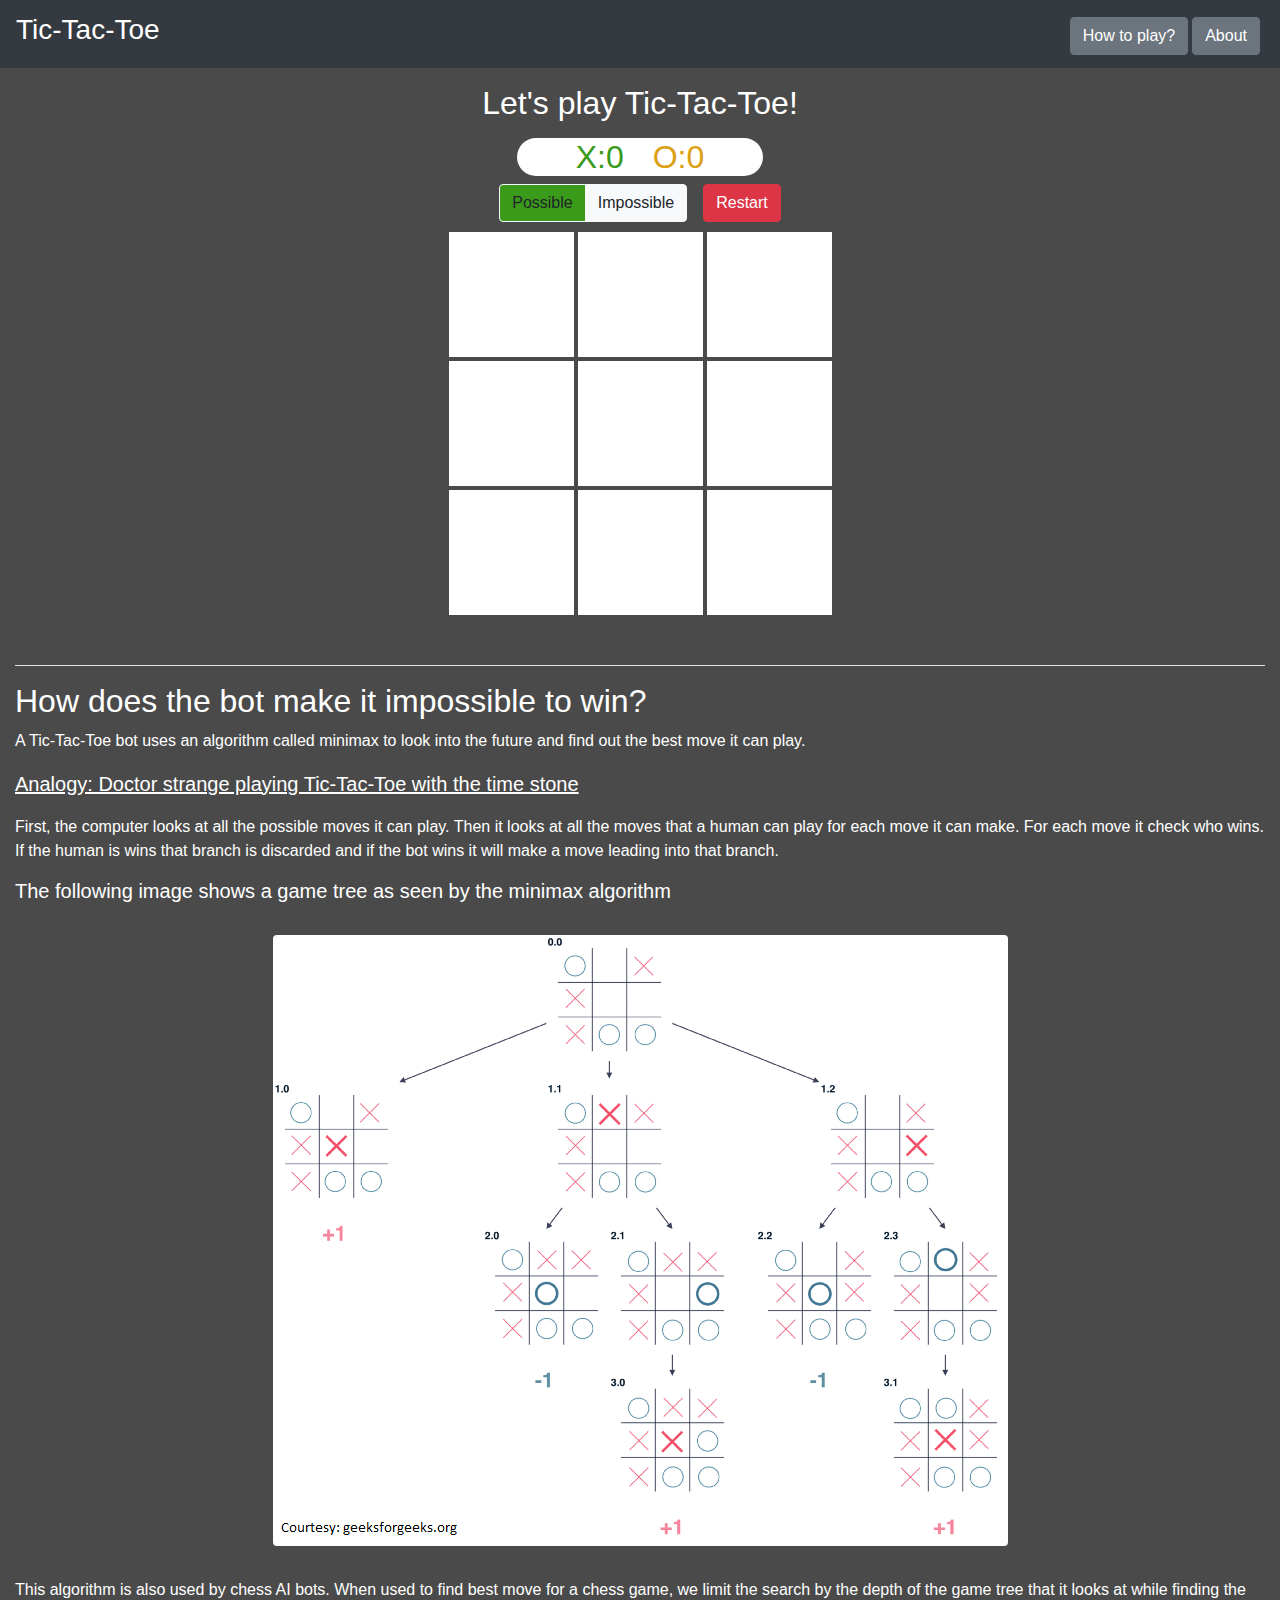
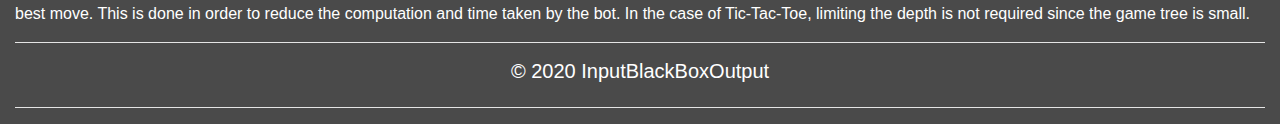
<file: index.html>
<!DOCTYPE html>
<html lang="en">

<head>
	<title> Tic-Tac-Toe </title>
	<meta name="description" content="Play Tic-Tac-Toe with an AI bot">
	<meta charset="utf-8">
	<!-- <meta name="viewport" content="width=device-width, initial-scale=1, shrink-to-fit=no"> -->
	<link rel="stylesheet" href="https://stackpath.bootstrapcdn.com/bootstrap/4.4.1/css/bootstrap.min.css" integrity="sha384-Vkoo8x4CGsO3+Hhxv8T/Q5PaXtkKtu6ug5TOeNV6gBiFeWPGFN9MuhOf23Q9Ifjh" crossorigin="anonymous">
	<link rel="stylesheet" type="text/css" href="all.css">
</head>

<body>
	<nav class="navbar navbar-expand-lg navbar-dark bg-dark">
	  <a class="navbar-brand"><h3>Tic-Tac-Toe</h3></a>

	  <div class="navbar-collapse">
		<ul class="navbar-nav ml-auto">
			<label class="btn rounded btn-secondary mr-1 mb-0 mt-1" data-toggle="modal" data-target="#howToPlayModal"> How to play? </label>
			<label class="btn rounded btn-secondary mr-1 mb-0 mt-1" data-toggle="modal" data-target="#aboutModal"> About </label>
		</ul>
	  </div>
	</nav>

	<div class="container-fluid" id="main-area">
		<div class="row mb-1  mt-3 d-flex justify-content-center"> 
			<h2> Let's play Tic-Tac-Toe! </h2>
		</div>
		<div class="row m-2 d-flex justify-content-center"> 
			<h2 id="score-board"> <span id="cross-score"> X:0</span> <span id="nut-score"> O:0</span></h2>
		</div>

		<div class="row m-2 d-flex justify-content-center">
			<div class="btn-group" role="group" aria-label="Basic example" id="difficulty">
			  <button type="button" class="btn btn-light" id="possible">Possible</button>
			  <button type="button" class="btn btn-light" id="impossible">Impossible</button>
			</div>
			<button type="button" class="btn btn-danger ml-3" id="restart">Restart</button>
		</div>

		<div class="container" id="play-grid">
				<div class="row d-flex justify-content-center">
					<div class="column"> <img class="cell img-fluid" src="img/blank.png" alt="blank"> </div>  
					<div class="column"> <img class="cell img-fluid" src="img/blank.png" alt="blank"> </div>  
					<div class="column"> <img class="cell img-fluid" src="img/blank.png" alt="blank"> </div>  
				</div>
				<div class="row d-flex justify-content-center">
					<div class="column"> <img class="cell img-fluid" src="img/blank.png" alt="blank"> </div>  
					<div class="column"> <img class="cell img-fluid" src="img/blank.png" alt="blank"> </div>  
					<div class="column"> <img class="cell img-fluid" src="img/blank.png" alt="blank"> </div>  
				</div>
				<div class="row d-flex justify-content-center">
					<div class="column"> <img class="cell img-fluid" src="img/blank.png" alt="blank"> </div>  
					<div class="column"> <img class="cell img-fluid" src="img/blank.png" alt="blank"> </div>  
					<div class="column"> <img class="cell img-fluid" src="img/blank.png" alt="blank"> </div>  
				</div>
		</div>
		<div class="row m-1 d-flex justify-content-center"> 
			<p id="show"></p> 
		</div>
		<div class="row m-2 d-flex justify-content-center">
			<p id="again"> Play again </p>
		</div>		
	</div>	

	<div class="container-fluid">
		<hr>
		<h2> How does the bot make it impossible to win? </h2>
		<p>
		A Tic-Tac-Toe bot uses an algorithm called minimax to look into the future and find out the best move it can play.
		</p>

		<blockquote class="blockquote">
		  <p>Analogy: Doctor strange playing Tic-Tac-Toe with the time stone</p>
		</blockquote>

		<p>
		First, the computer looks at all the possible moves it can play. Then it looks at all the moves that a human can play for each move it can make. For each move it check who wins. If the human is wins that branch is discarded and if the bot wins it will make a move leading into that branch.
		</p>

		
		<h5> The following image shows a game tree as seen by the minimax algorithm </h5> 
		<br>
		<div class="row d-flex justify-content-center">
			<img src="img/minimax.png" class="figure-img img-fluid rounded" alt="Minimax game tree">
		</div>
		<br>
		<p>
			This algorithm is also used by chess AI bots. When used to find best move for a chess game, we limit the search by
			the depth of the game tree that it looks at while finding the best move. This is done in order to reduce the
			computation and time taken by the bot. In the case of Tic-Tac-Toe, limiting the depth is not required since the game
			tree is small.
		</p>

		<hr>
		<div class="row footer d-flex justify-content-center">
			<h5> © 2020 InputBlackBoxOutput </h5>
		</div>
		<hr>
	</div>

	<!-- Modals -->
	<!--About modal-->
	<div class="modal fade" id="aboutModal" tabindex="-1" role="dialog" aria-labelledby="globalModalLabel"
		aria-hidden="true">
		<div class="modal-dialog modal-dialog-centered" role="document">
			<div class="modal-content">
				<div class="modal-header">
					<h4 class="modal-title" id="globalModalLabel"> About </h4>
					<button type="button" class="close" data-dismiss="modal" aria-label="Close">
						<span aria-hidden="true">&times;</span>
					</button>
				</div>
				<div class="modal-body">
					<p> Play the popular game Tic-Tac-Toe with an AI bot </p>
					<p> Created by Rutuparn Pawar (InputBlackBoxOutput) </p>
					<p> Have fun playing the game! </p>
				</div>
				<div class="modal-footer">
					<button type="button" class="btn btn-block btn-secondary" data-dismiss="modal">Close</button>
				</div>
			</div>
		</div>
	</div>
	
	<!-- How to use Modal-->
	<div class="modal fade" id="howToPlayModal" tabindex="-1" role="dialog" aria-labelledby="globalModalLabel"
		aria-hidden="true">
		<div class="modal-dialog modal-dialog-centered" role="document">
			<div class="modal-content">
				<div class="modal-header">
					<h4 class="modal-title" id="globalModalLabel"> How to play? </h4>
					<button type="button" class="close" data-dismiss="modal" aria-label="Close">
						<span aria-hidden="true">&times;</span>
					</button>
				</div>
				<div class="modal-body">
					<ul>
						<li>The objective of Tic Tac Toe is to get three in a row, column or diagonal.</li>
						<li>You play on a three by three game board.</li>
						<li>The first player is known as X and the second is O.</li>
						<li>Players alternately place Xs and Os on the game board until either opponent has three in a row/column/diagonal
							or all nine squares are filled.</li>
						<li>X always goes first, and in the event that no one has three in a row, the stalemate is called a cat game.</li>
					</ul>
				</div>
				<div class="modal-footer">
					<button type="button" class="btn btn-block btn-secondary" data-dismiss="modal">Close</button>
				</div>
			</div>
		</div>
	</div>


	<script src="https://code.jquery.com/jquery-3.3.1.slim.min.js"
		integrity="sha384-q8i/X+965DzO0rT7abK41JStQIAqVgRVzpbzo5smXKp4YfRvH+8abtTE1Pi6jizo"
		crossorigin="anonymous"></script>
	<script src="https://cdnjs.cloudflare.com/ajax/libs/popper.js/1.14.7/umd/popper.min.js"
		integrity="sha384-UO2eT0CpHqdSJQ6hJty5KVphtPhzWj9WO1clHTMGa3JDZwrnQq4sF86dIHNDz0W1"
		crossorigin="anonymous"></script>
	<script src="https://stackpath.bootstrapcdn.com/bootstrap/4.3.1/js/bootstrap.min.js"
		integrity="sha384-JjSmVgyd0p3pXB1rRibZUAYoIIy6OrQ6VrjIEaFf/nJGzIxFDsf4x0xIM+B07jRM"
		crossorigin="anonymous"></script>


	<script type="text/javascript" src="minmax.js"></script>
	<script type="text/javascript" src="game.js"></script>
</body>
</html>
</file>
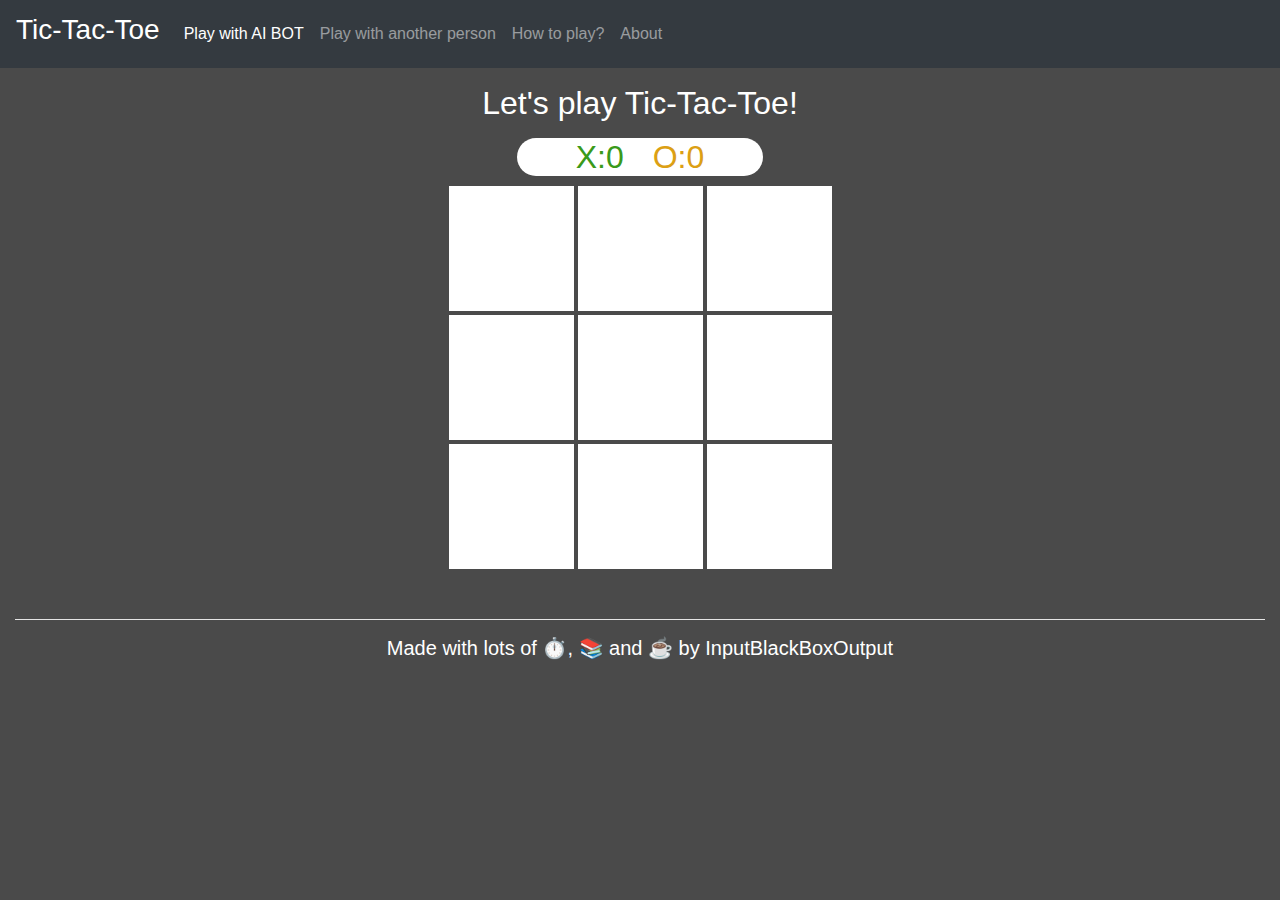
<file: docs/index.html>
<!DOCTYPE html>
<html lang="en">

<head>
	<title> Tic-Tac-Toe </title>
	<meta name="description" content="Play tic-tac-toe with an AI bot">
	<meta charset="utf-8">
	<!-- <meta name="viewport" content="width=device-width, initial-scale=1, shrink-to-fit=no"> -->
	<link rel="stylesheet" href="https://stackpath.bootstrapcdn.com/bootstrap/4.4.1/css/bootstrap.min.css" integrity="sha384-Vkoo8x4CGsO3+Hhxv8T/Q5PaXtkKtu6ug5TOeNV6gBiFeWPGFN9MuhOf23Q9Ifjh" crossorigin="anonymous">
	<link rel="stylesheet" type="text/css" href="all.css">
</head>

<body>
	<nav class="navbar navbar-expand-lg navbar-dark bg-dark">
	  <a class="navbar-brand"><h3>Tic-Tac-Toe</h3></a>

	  <div class="navbar-collapse">
	    <ul class="navbar-nav mr-auto">
	      <li class="nav-item active">
	        <a class="nav-link" id="bot"> Play with AI BOT</span></a>
	      </li>
	      <li class="nav-item">
	        <a class="nav-link" id="human">Play with another person</a>
	      </li>
	      <li class="nav-item">
	        <a class="nav-link" href="how_to_play.html">How to play?</a>
	      </li>
	      <li class="nav-item">
	        <a class="nav-link" href="about.html">About</a>
	      </li>
	    </ul>
	  </div>
	</nav>

	<div class="container-fluid" id="main-area">
		<div class="row mb-1  mt-3 d-flex justify-content-center"> 
			<h2> Let's play Tic-Tac-Toe! </h2>
		</div>
		<div class="row m-2 d-flex justify-content-center"> 
			<h2 id="score-board"> <span id="cross-score"> X:0</span> <span id="nut-score"> O:0</span></h2>
		</div>
		<div class="container" id="play-grid">
				<div class="row d-flex justify-content-center">
					<div class="column"> <img class="cell img-fluid" src="img/blank.png" alt="blank"> </div>  
					<div class="column"> <img class="cell img-fluid" src="img/blank.png" alt="blank"> </div>  
					<div class="column"> <img class="cell img-fluid" src="img/blank.png" alt="blank"> </div>  
				</div>
				<div class="row d-flex justify-content-center">
					<div class="column"> <img class="cell img-fluid" src="img/blank.png" alt="blank"> </div>  
					<div class="column"> <img class="cell img-fluid" src="img/blank.png" alt="blank"> </div>  
					<div class="column"> <img class="cell img-fluid" src="img/blank.png" alt="blank"> </div>  
				</div>
				<div class="row d-flex justify-content-center">
					<div class="column"> <img class="cell img-fluid" src="img/blank.png" alt="blank"> </div>  
					<div class="column"> <img class="cell img-fluid" src="img/blank.png" alt="blank"> </div>  
					<div class="column"> <img class="cell img-fluid" src="img/blank.png" alt="blank"> </div>  
				</div>
		</div>
		<div class="row m-1 d-flex justify-content-center"> 
			<p id="show"></p> 
		</div>
		<div class="row m-2 d-flex justify-content-center">
			<p id="again"> Play again </p>
		</div>
		<hr>
		<div class="row footer d-flex justify-content-center">
			<h5> Made with lots of ⏱️, 📚 and ☕ by InputBlackBoxOutput </h5>
		</div>		
	</div>	
	<script type="text/javascript" src="game.js"></script>
</body>
</html>
</file>
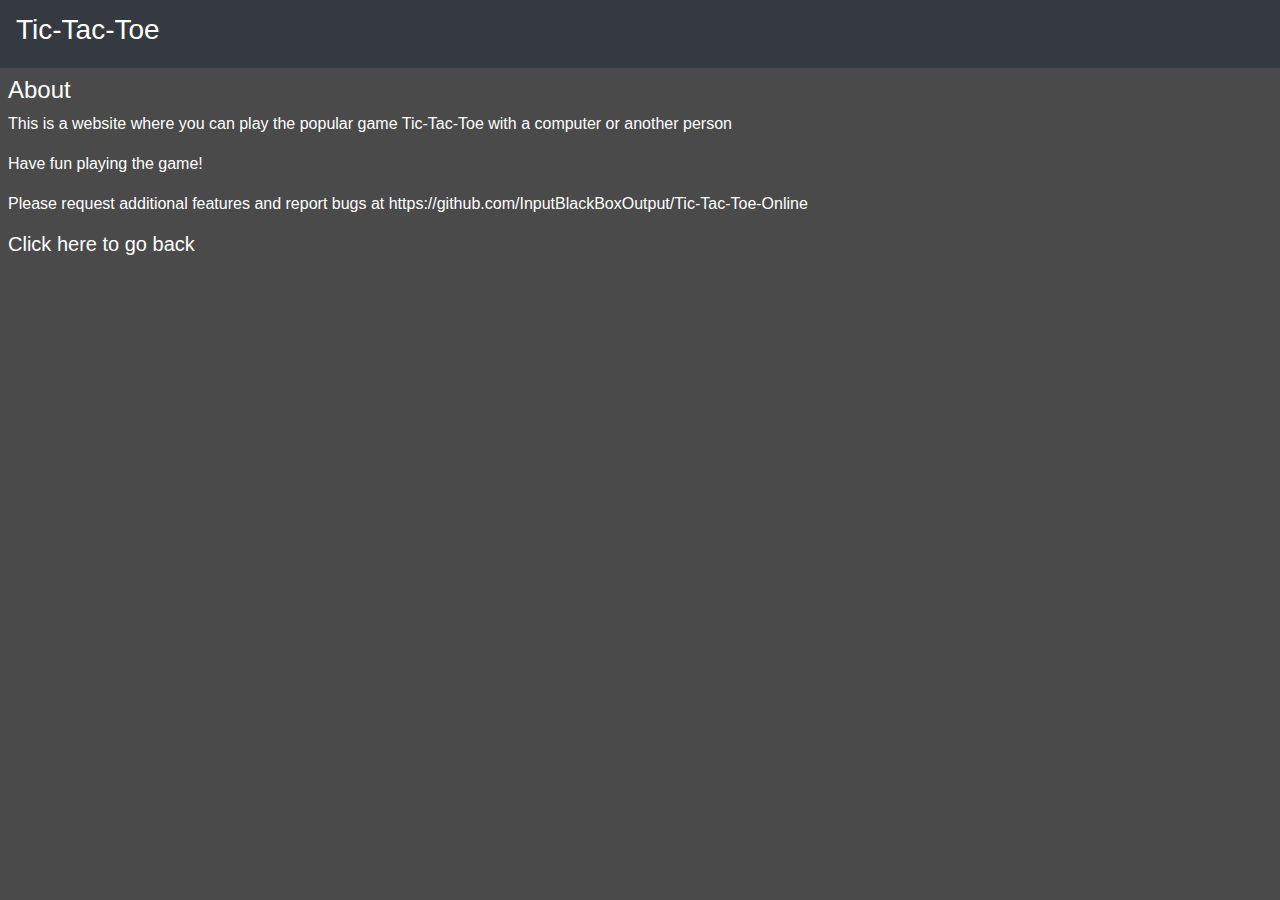
<file: docs/about.html>
<!DOCTYPE html>
<html>
<head>
	<title>Tic-Tac-Toe - About</title>
	<link rel="stylesheet" href="https://stackpath.bootstrapcdn.com/bootstrap/4.4.1/css/bootstrap.min.css" integrity="sha384-Vkoo8x4CGsO3+Hhxv8T/Q5PaXtkKtu6ug5TOeNV6gBiFeWPGFN9MuhOf23Q9Ifjh" crossorigin="anonymous">
	<link rel="stylesheet" type="text/css" href="all.css">
</head>
<body>
	<nav class="navbar navbar-expand-lg navbar-dark bg-dark">
	  <a class="navbar-brand"><h3>Tic-Tac-Toe</h3></a>
	</nav>
	
	<div class="container-fluid p-2" id="main-area"> 
		<h4> About </h4>
		<p> This is a website where you can play the popular game Tic-Tac-Toe with a computer or another person </p>
		<p> Have fun playing the game! </p>
		<p> Please request additional features and report bugs at https://github.com/InputBlackBoxOutput/Tic-Tac-Toe-Online</p>

		<h5><a href="index.html">Click here to go back</a></h5>
	</div>
	
</body>
</html>
</file>
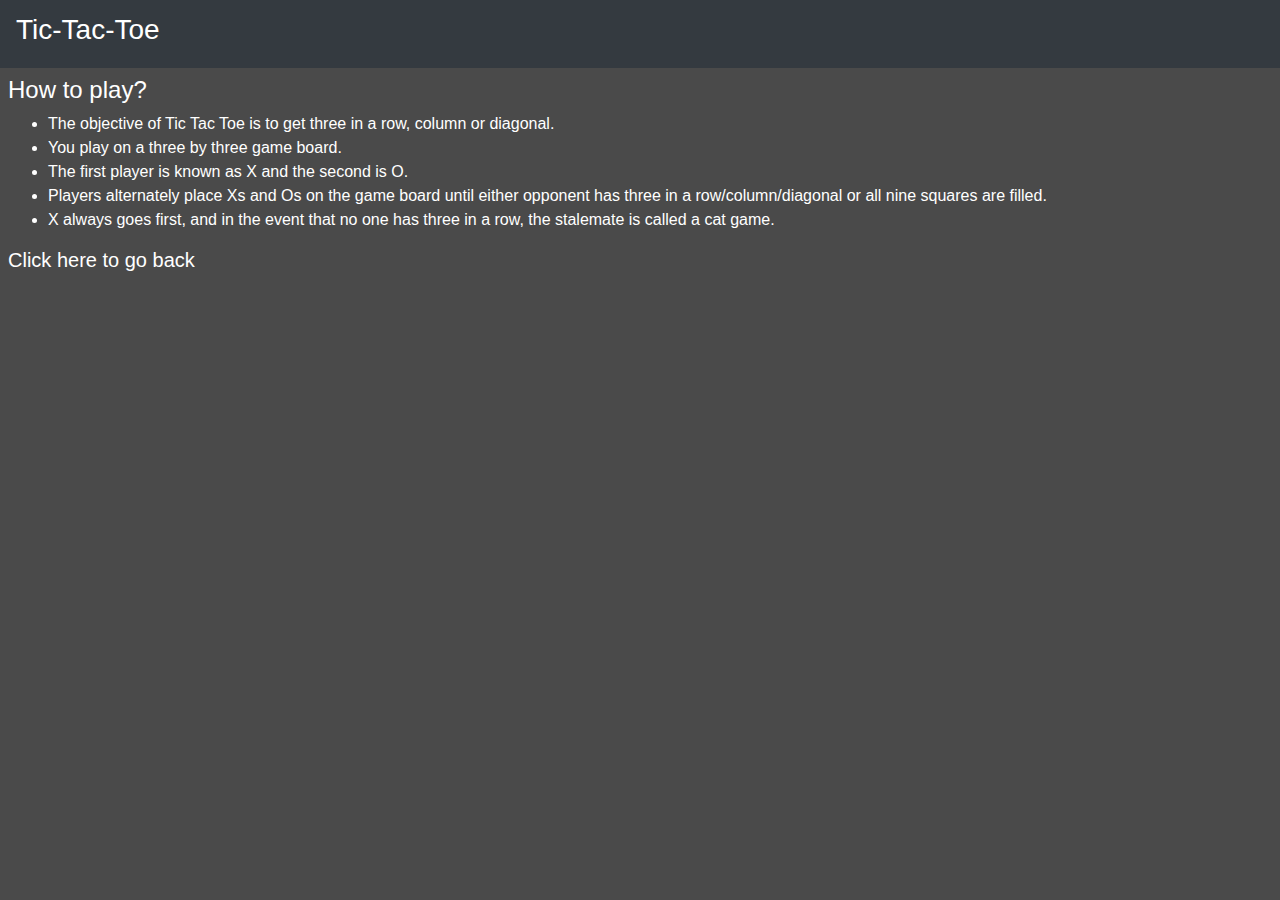
<file: docs/how_to_play.html>
<!DOCTYPE html>
<html>
<head>
	<title>Tic-Tac_Toe - How to play?</title>
	<link rel="stylesheet" href="https://stackpath.bootstrapcdn.com/bootstrap/4.4.1/css/bootstrap.min.css" integrity="sha384-Vkoo8x4CGsO3+Hhxv8T/Q5PaXtkKtu6ug5TOeNV6gBiFeWPGFN9MuhOf23Q9Ifjh" crossorigin="anonymous">
	<link rel="stylesheet" type="text/css" href="all.css">
</head>
<body>
	<nav class="navbar navbar-expand-lg navbar-dark bg-dark">
	  <a class="navbar-brand"><h3>Tic-Tac-Toe</h3></a>
	</nav>
	
	<div class="container-fluid p-2" id="main-area"> 
		<h4> How to play? </h4>
		<ul>
			<li>The objective of Tic Tac Toe is to get three in a row, column or diagonal.</li>
			<li>You play on a three by three game board.</li>

			<li>The first player is known as X and the second is O.</li>

			<li>Players alternately place Xs and Os on the game board until either opponent has three in a row/column/diagonal or all nine squares are filled.</li>

			<li>X always goes first, and in the event that no one has three in a row, the stalemate is called a cat game.</li>
		</ul>
		<h5><a href="index.html">Click here to go back</a></h5>			
	
	</div>	
</body>
</html>
</file>
<file: all.css>
a {
	cursor: pointer;
	color: white;
	text-decoration: none; 
}

a:hover {
	color: #EBFAEB;
	text-decoration: underline; 
}

#main-area, body {
	color: white;
	background-color: #4A4A4A;
	font-family: Geneva, Verdana, sans-serif;
	cursor: default;
}

#score-board {
	margin: auto;
	width: 20%;
	background-color: white;
	text-align: center;
	font-size: xx-large;
	border-radius: 20px;
}

#score-board > span {
	padding: 0px 10px;
}

#cross-score {
	font-style: Consolas;
	color: rgb(58, 154, 26);
}

#nut-score {
	font-style: Consolas;
	color: rgb(220, 160, 20);
}

#playgrid {
	background-color: black;
}

.cell {
	cursor: pointer;
	margin: 2px;
}

#show {
	margin: 10px 0px;
	text-align: center;
	font-size: x-large;
}

#again {
	background-color: white;
	cursor: pointer;
	width: 20%;

	color: #228B22;
	text-align: center;
	font-size: xx-large;
	border: 2px white solid;
	border-radius: 4%
}

hr {
	background-color: white;
}

.blockquote > p {
	text-decoration: underline;
}

footer {
	bottom: 0;
	left: 0;
}

.modal-content {
	color:black;
}
</file>
<file: docs/all.css>
a {
	cursor: pointer;
	color: white;
	text-decoration: none; 
}

a:hover {
	color: #EBFAEB;
	text-decoration: underline; 
}

#main-area, body {
	color: white;
	background-color: #4A4A4A;
	font-family: Geneva, Verdana, sans-serif;
	cursor: default;
}

#score-board {
	margin: auto;
	width: 20%;
	background-color: white;
	text-align: center;
	font-size: xx-large;
	border-radius: 20px;
}

#score-board > span {
	padding: 0px 10px;
}

#cross-score {
	font-style: Consolas;
	color: rgb(58, 154, 26);
}

#nut-score {
	font-style: Consolas;
	color: rgb(220, 160, 20);
}

#playgrid {
	background-color: black;
}

.cell {
	cursor: pointer;
	margin: 2px;
}

#show {
	margin: 10px 0px;
	text-align: center;
	font-size: x-large;
}

#again {
	background-color: white;
	cursor: pointer;
	width: 20%;

	color: #228B22;
	text-align: center;
	font-size: xx-large;
	border: 2px white solid;
	border-radius: 4%
}

hr {
	background-color: white;
}

footer {
	bottom: 0;
	left: 0;
}
</file>
